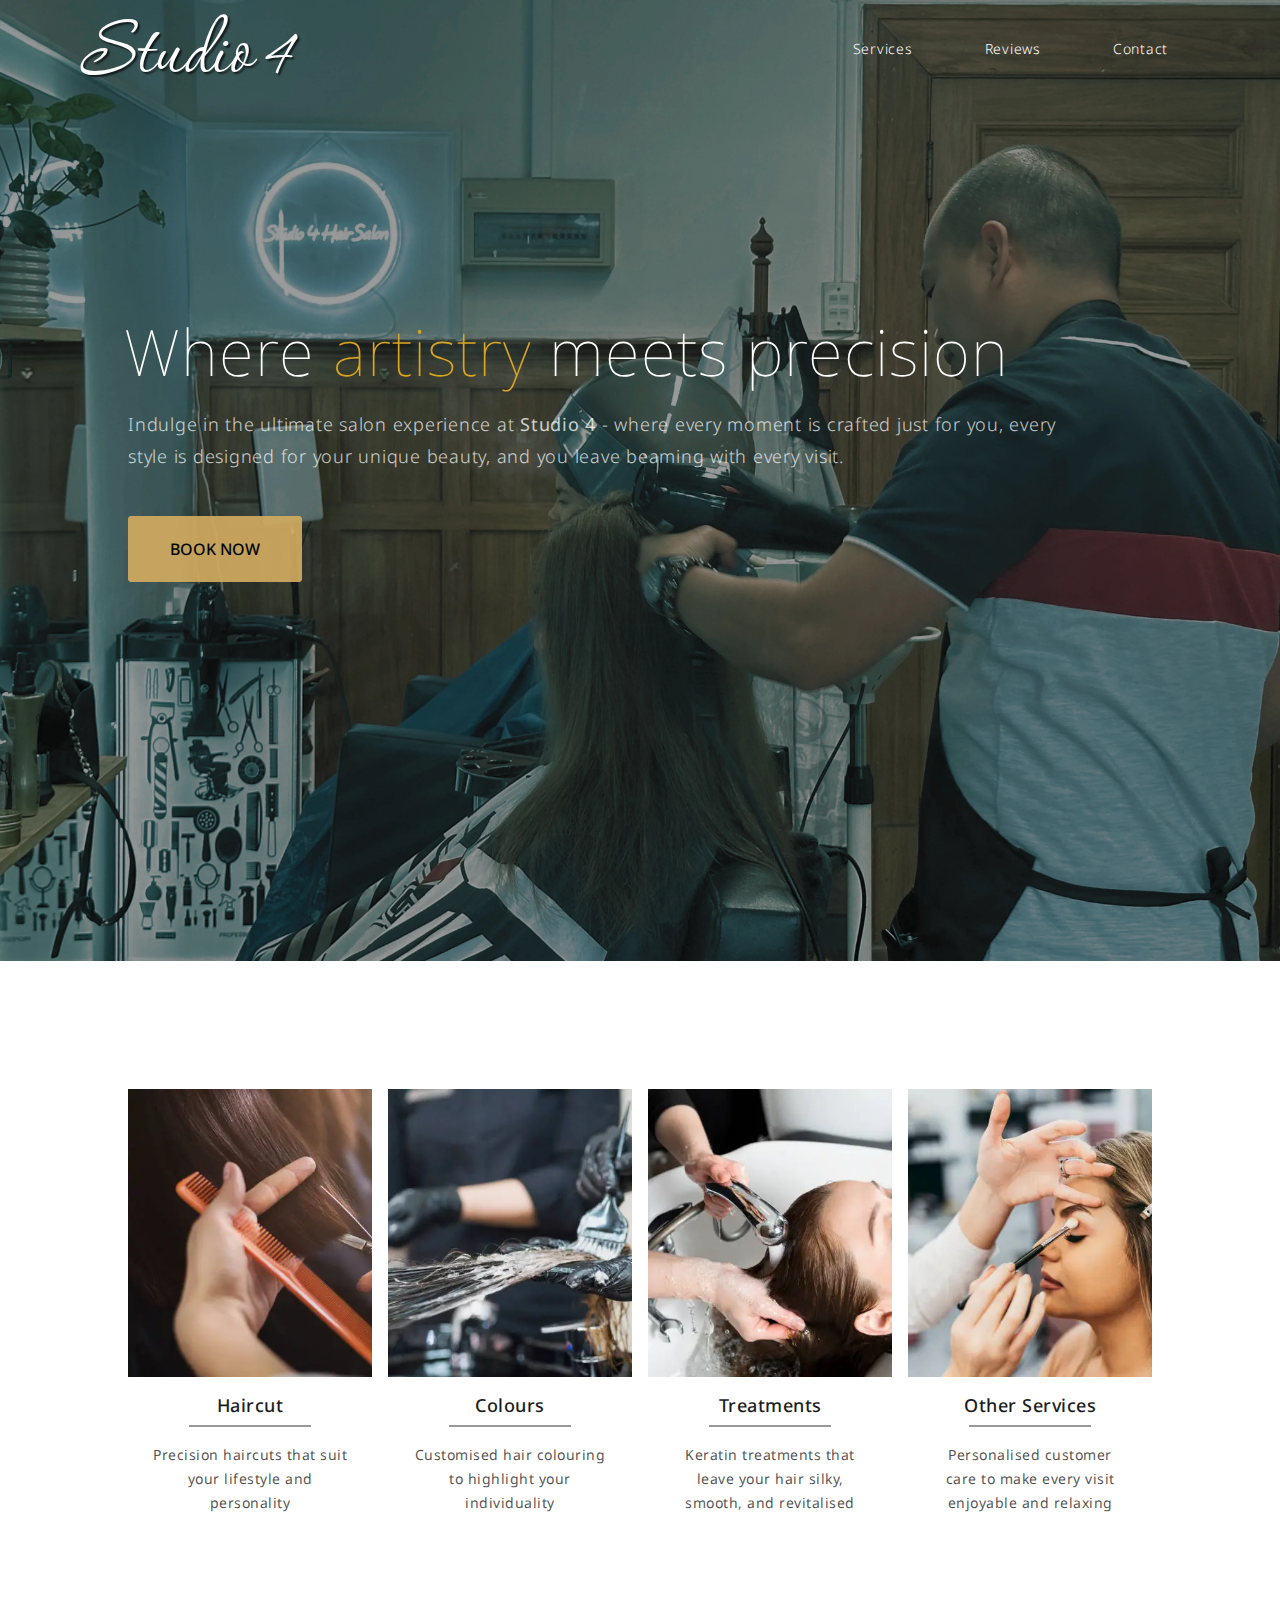
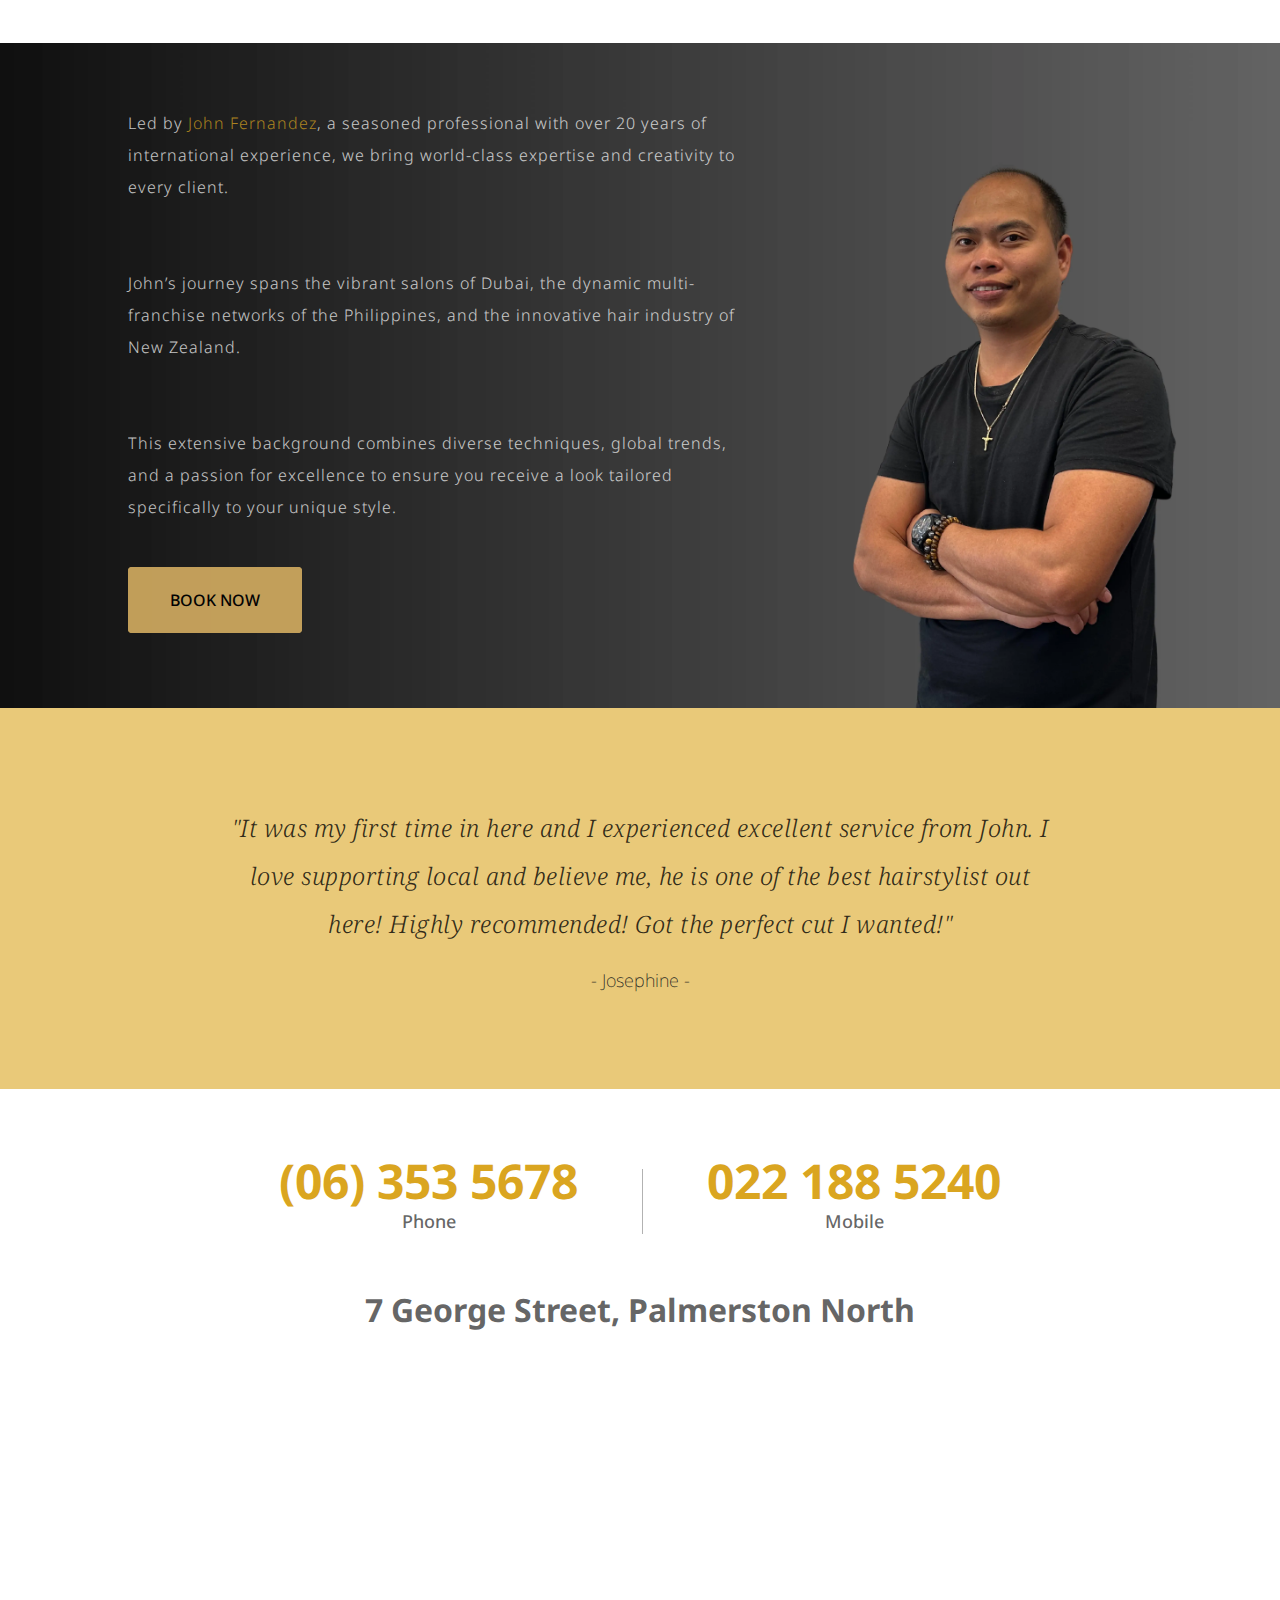
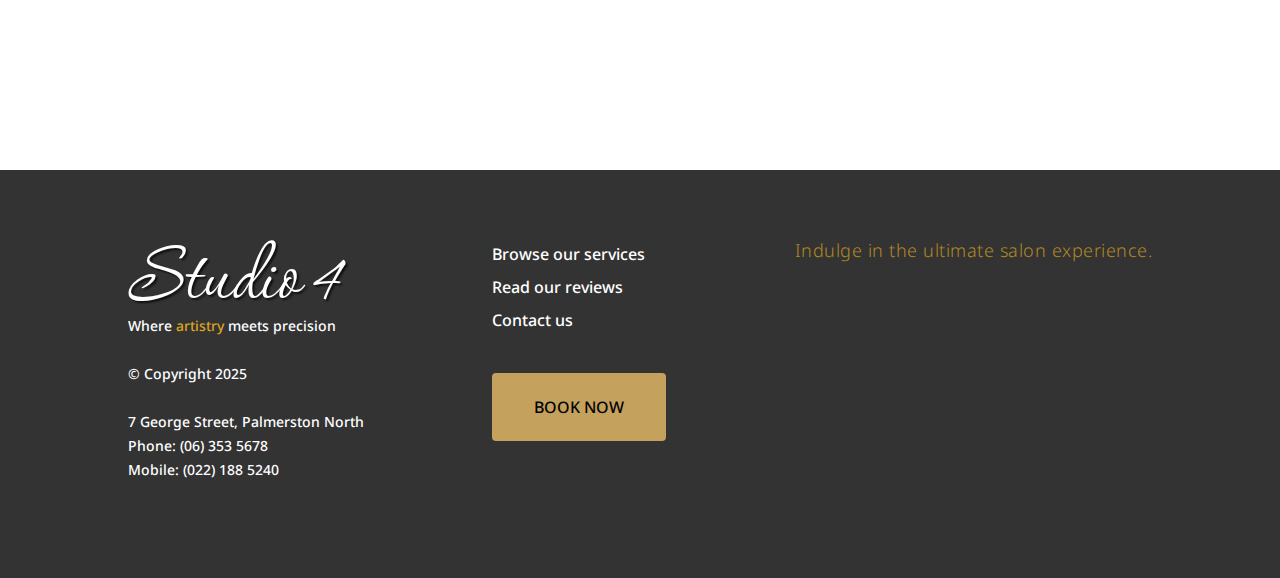
<file: index.html>
<!DOCTYPE html>
<html lang="en">
<head>
    <meta charset="UTF-8">
    <meta name="viewport" content="width=device-width, initial-scale=1.0">
    <title>Studio4 Hair Salon</title>
    
    <link rel="stylesheet" href="/css/app.css">
</head>
<body>
    <div class="app">

        <header>
            <a href="/"><div class="logo">Studio 4</div></a>
        
            <nav>
                <a href="/services.html">Services</a>
                <!-- <a href="/gallery.html">Gallery</a> -->
                <a href="/reviews.html">Reviews</a>
                <a href="/contact.html">Contact</a>
            </nav>
        </header>
        
        <main>
            <div class="hero" id="cover">
                <!-- <div class="mask"></div> -->
                <div class="wrapper content">
                    <h1>Where <span class="accent">artistry</span> meets precision</h1>
                    <p>Indulge in the ultimate salon experience at <strong>Studio 4</strong> - where every moment is crafted just for you, every style is designed for your unique beauty, and you leave beaming with every visit.</p>
                    <a href="/book.html" class="btn cta">BOOK NOW</a>
                    <!-- <a href="/services" class="btn">Our Services</a> -->
                </div>
            </div>
            
            <section class="wrapper tileset services">
                <!-- <h1>Our Services</h1> -->
                <!-- <div class="tileset"> -->
                    <a href="/services#haircut">
                        <div class="tile">
                            <div id="haircut" class="bg-img"></div>
                            <h2>Haircut</h2>
                            <div class="sep"></div>
                            <p>Precision haircuts that suit your lifestyle and personality</p>
                            <!-- <div class="mask"></div> -->
                        </div>
                    </a>
                    <a href="/services#colours">
                        <div class="tile">
                            <div id="colours" class="bg-img"></div>
                            <h2>Colours</h2>
                            <div class="sep"></div>
                            <p>Customised hair colouring to highlight your individuality</p>
                            <!-- <div class="mask"></div> -->
                        </div>
                    </a>
                    <a href="/services#treatment">
                        <div class="tile">
                            <div id="treatment" class="bg-img"></div>
                            <h2>Treatments</h2>
                            <div class="sep"></div>
                            <p>Keratin treatments that leave your hair silky, smooth, and revitalised</p>
                            <!-- <div class="mask"></div> -->
                        </div>
                    </a>
                    <a href="/services#other">
                        <div class="tile">
                            <div id="other" class="bg-img"></div>
                            <h2>Other Services</h2>
                            <div class="sep"></div>
                            <p>Personalised customer care to make every visit enjoyable and relaxing</p>
                            <!-- <div class="mask"></div> -->
                        </div>
                    </a>
                <!-- </div> -->
            </section>

            <section id="john">
                <div class="wrapper content">
                    <p>Led by <span class="emp accent">John Fernandez</span>, a seasoned professional with over 20 years of international experience, we bring world-class expertise and creativity to every client.</p>
                    <p>John’s journey spans the vibrant salons of Dubai, the dynamic multi-franchise networks of the Philippines, and the innovative hair industry of New Zealand.</p>
                    <p>This extensive background combines diverse techniques, global trends, and a passion for excellence to ensure you receive a look tailored specifically to your unique style.</p>
                    <a href="/book.html" class="btn cta">BOOK NOW</a>
                </div>
            </section>
            
            <section id="reviews">
                <div class="wrapper">
                    <div class="review">
                        <p>"It was my first time in here and I experienced excellent service from John.  I love supporting local and believe me, he is one of the best hairstylist out here! Highly recommended! Got the perfect cut I wanted!"</p>
                        <span class="reviewer">Josephine</span>
                    </div>
                    <!-- <div class="review">
                        <p>"Highly recommended hairdresser! His expertise and attention to detail are impressive. I walked out with a look that exceeded my expectations..."</p>
                        <span class="reviewer">Elizah May</span>
                    </div> -->
                    <!-- <div class="review">
                        <p>"One of the best hairdressers in Palmy. I would highly commend him for being approachable and friendly. Got the haircut and hair color I wanted. Thank you kuya John! Will definitely come back."</p>
                        <span class="reviewer">Janella</span>
                    </div> -->
                </div>
            </section>

            <section id="contact">
                <div class="wrapper">
                    <!-- <h1>Open today - 9am to 5pm</h1> -->
                    <div id="contact-info">
                        <div class="info">
                            <h2>(06) 353 5678</h2>
                            <span>Phone</span>
                        </div>
                        <div class="info">
                            <h2>022 188 5240</h2>
                            <span>Mobile</span>
                        </div>
                    </div>
                    <h2>7 George Street, Palmerston North</h2>
                </div>
            </section>

            <section id="map">
                <iframe title="Studio4 Hair Salon" src="https://www.google.com/maps/embed/v1/place?key=AIzaSyAkzcOGc8ScKj-12XHFU90hKGfTw1-MaP4&q=Studio+4+Hair+Salon&center=-40.3555882,175.6082909" frameborder="0"></iframe>
            </section>
            
        </main>
    
        <footer>
            <div class="wrapper content">
                <div class="footer-logo">
                    <a href="/"><div class="logo">Studio 4</div></a>
                    <span>Where <span class="accent">artistry</span> meets precision</span><br/><br/>
                    <span>&copy; Copyright 2025</span><br/><br/>
                    <span>7 George Street, Palmerston North</span><br/>
                    <span>Phone: (06) 353 5678</span><br/>
                    <span>Mobile: (022) 188 5240</span><br/>
                </div>
                <nav>
                    <a href="/services.html" class="link">Browse our services</a>
                    <!-- <a href="/services" class="link">See our work</a> -->
                    <a href="/reviews.html" class="link">Read our reviews</a>
                    <a href="/contact.html" class="link">Contact us</a> <br/>
                    <a href="/book.html" class="btn cta">BOOK NOW</a>
                </nav>
                <p class="accent">Indulge in the ultimate salon experience.</p>
                <!-- <div>div 3</div> -->
            </div>
        </footer>
            
    </div>
    
</body>
</html>
</file>
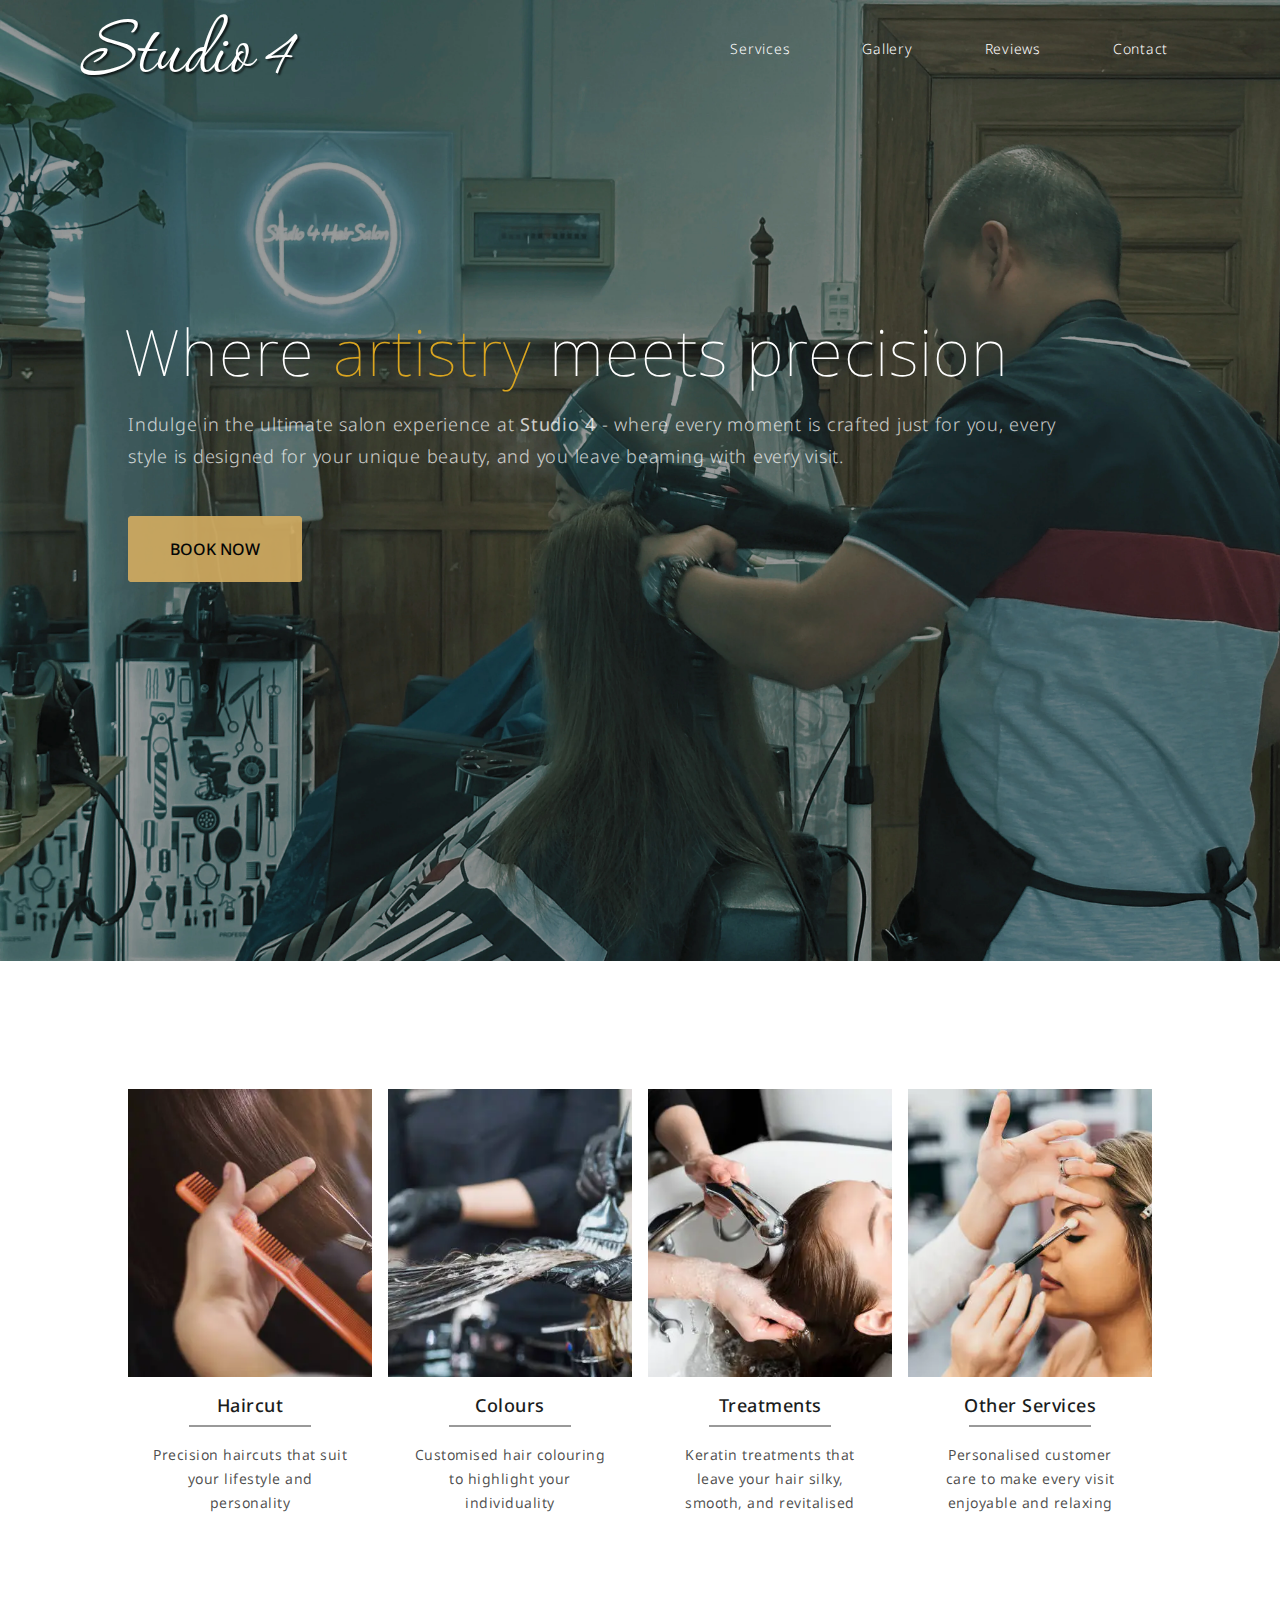
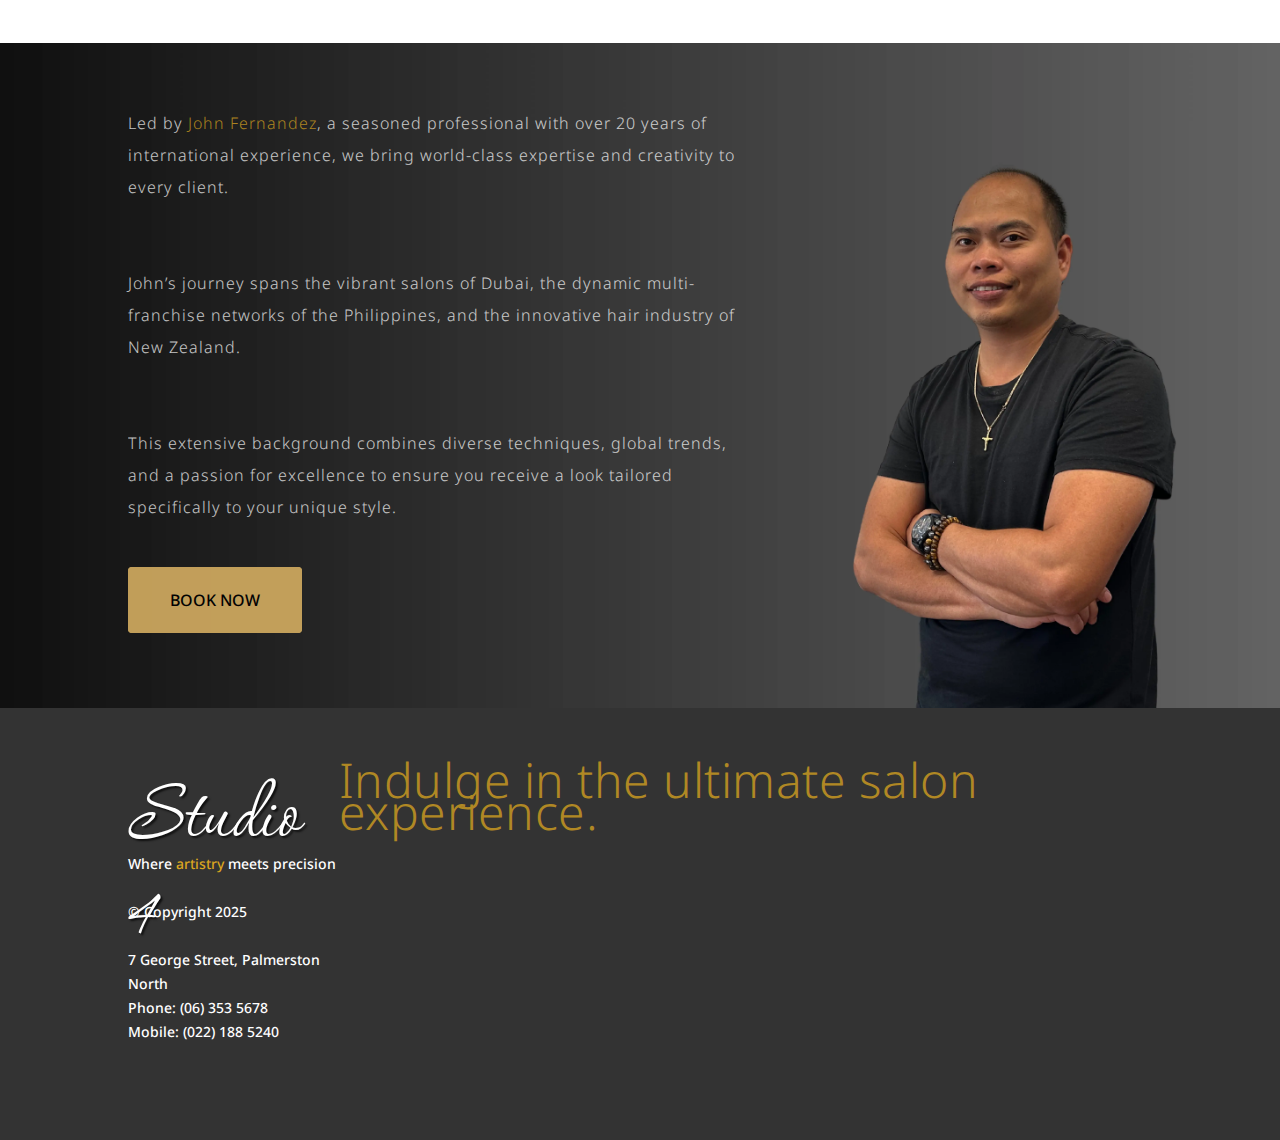
<file: book/index.html>
<!DOCTYPE html>
<html lang="en">
<head>
    <meta charset="UTF-8">
    <meta name="viewport" content="width=device-width, initial-scale=1.0">
    <title>Studio4 Hair Salon</title>
    
    <link rel="stylesheet" href="/css/app.css">
</head>
<body>
    <div class="app">

        <header>
            <a href="/"><div class="logo">Studio 4</div></a>
        
            <nav>
                <a href="/services">Services</a>
                <a href="/gallery">Gallery</a>
                <a href="/reviews">Reviews</a>
                <a href="/contact">Contact</a>
            </nav>
        </header>
        
        <main>
            <div class="hero" id="cover">
                <!-- <div class="mask"></div> -->
                <div class="wrapper content">
                    <h1>Where <span class="accent">artistry</span> meets precision</h1>
                    <p>Indulge in the ultimate salon experience at <strong>Studio 4</strong> - where every moment is crafted just for you, every style is designed for your unique beauty, and you leave beaming with every visit.</p>
                    <a href="/book" class="btn cta">BOOK NOW</a>
                    <!-- <a href="/services" class="btn">Our Services</a> -->
                </div>
            </div>
            
            <section class="wrapper tileset services">
                <!-- <h1>Our Services</h1> -->
                <!-- <div class="tileset"> -->
                    <a href="/services#haircut">
                        <div class="tile">
                            <div id="haircut" class="bg-img"></div>
                            <h2>Haircut</h2>
                            <div class="sep"></div>
                            <p>Precision haircuts that suit your lifestyle and personality</p>
                            <!-- <div class="mask"></div> -->
                        </div>
                    </a>
                    <a href="/services#colours">
                        <div class="tile">
                            <div id="colours" class="bg-img"></div>
                            <h2>Colours</h2>
                            <div class="sep"></div>
                            <p>Customised hair colouring to highlight your individuality</p>
                            <!-- <div class="mask"></div> -->
                        </div>
                    </a>
                    <a href="/services#treatment">
                        <div class="tile">
                            <div id="treatment" class="bg-img"></div>
                            <h2>Treatments</h2>
                            <div class="sep"></div>
                            <p>Keratin treatments that leave your hair silky, smooth, and revitalised</p>
                            <!-- <div class="mask"></div> -->
                        </div>
                    </a>
                    <a href="/services#other">
                        <div class="tile">
                            <div id="other" class="bg-img"></div>
                            <h2>Other Services</h2>
                            <div class="sep"></div>
                            <p>Personalised customer care to make every visit enjoyable and relaxing</p>
                            <!-- <div class="mask"></div> -->
                        </div>
                    </a>
                <!-- </div> -->
            </section>

            <section id="john">
                <div class="wrapper content">
                    <p>Led by <span class="emp accent">John Fernandez</span>, a seasoned professional with over 20 years of international experience, we bring world-class expertise and creativity to every client.</p>
                    <p>John’s journey spans the vibrant salons of Dubai, the dynamic multi-franchise networks of the Philippines, and the innovative hair industry of New Zealand.</p>
                    <p>This extensive background combines diverse techniques, global trends, and a passion for excellence to ensure you receive a look tailored specifically to your unique style.</p>
                    <a href="/book" class="btn cta">BOOK NOW</a>
                </div>
            </section>
            
        </main>
    
        <footer>
            <div class="wrapper content">
                <div class="footer-logo">
                    <a href="/"><div class="logo">Studio 4</div></a>
                    <span>Where <span class="accent">artistry</span> meets precision</span><br/><br/>
                    <span>&copy; Copyright 2025</span><br/><br/>
                    <span>7 George Street, Palmerston North</span><br/>
                    <span>Phone: (06) 353 5678</span><br/>
                    <span>Mobile: (022) 188 5240</span><br/>
                </div>
                <!-- <nav>
                    <a href="/services" class="link">Browse our services</a>
                    <a href="/services" class="link">See our work</a>
                    <a href="/reviews" class="link">Read our reviews</a>
                    <a href="/contact" class="link">Contact us</a> <br/>
                    <a href="/book" class="btn cta">BOOK NOW</a>
                </nav> -->
                <p class="big accent">Indulge in the ultimate salon experience.</p>
                <!-- <div>div 3</div> -->
            </div>
        </footer>
            
    </div>
    
</body>
</html>
</file>
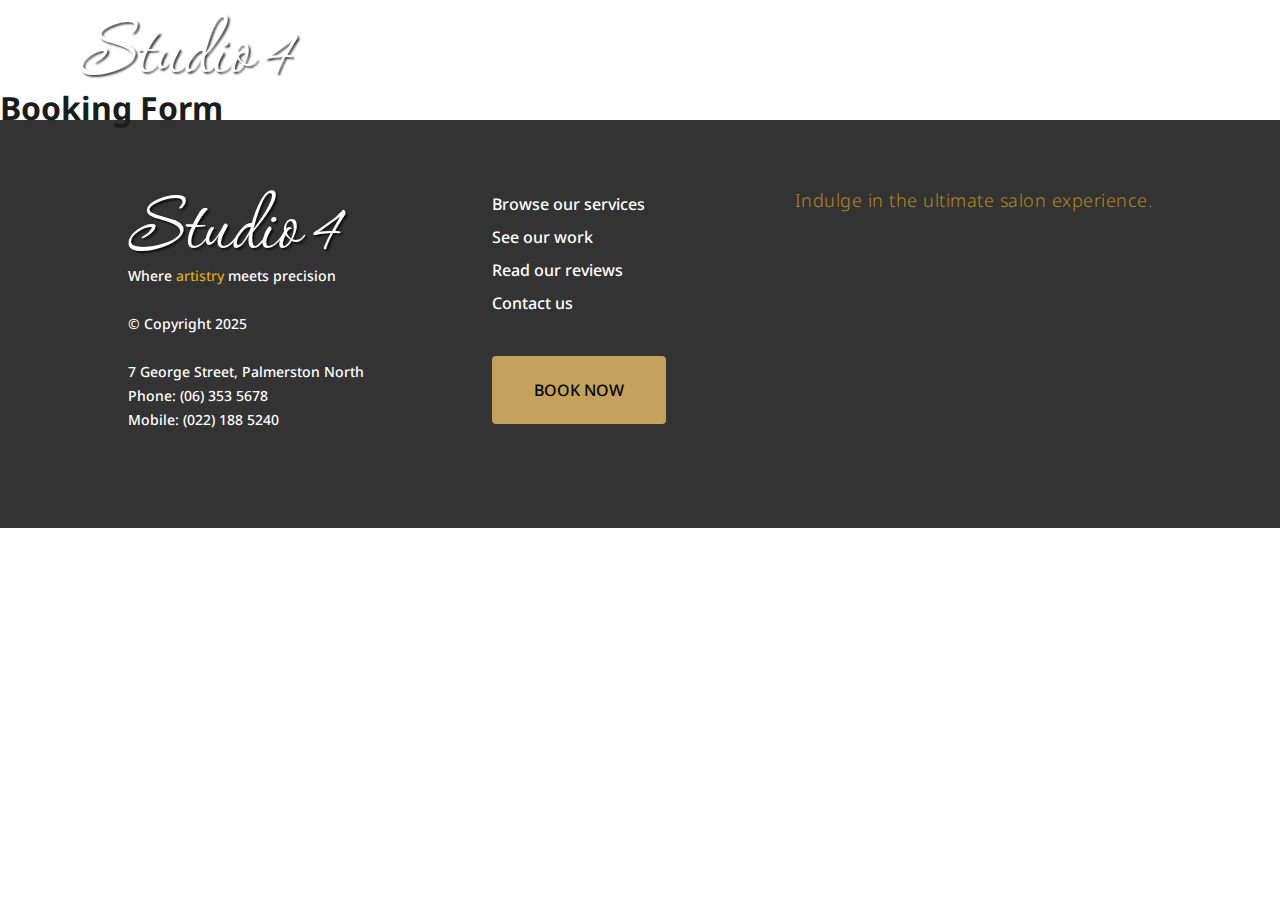
<file: book.html>
<!DOCTYPE html>
<html lang="en">
<head>
    <meta charset="UTF-8">
    <meta name="viewport" content="width=device-width, initial-scale=1.0">
    <title>Studio4 Hair Salon - Booking Form</title>
    
    <link rel="stylesheet" href="/css/app.css">
</head>
<body>
    <div class="app">

        <header>
            <a href="/"><div class="logo">Studio 4</div></a>
        
            <nav>
                <a href="/services.html">Services</a>
                <!-- <a href="/gallery.html">Gallery</a> -->
                <a href="/reviews.html">Reviews</a>
                <a href="/contact.html">Contact</a>
            </nav>
        </header>
        
        <main>
            <h1>Booking Form</h1>
        </main>
    
        <footer>
            <div class="wrapper content">
                <div class="footer-logo">
                    <a href="/"><div class="logo">Studio 4</div></a>
                    <span>Where <span class="accent">artistry</span> meets precision</span><br/><br/>
                    <span>&copy; Copyright 2025</span><br/><br/>
                    <span>7 George Street, Palmerston North</span><br/>
                    <span>Phone: (06) 353 5678</span><br/>
                    <span>Mobile: (022) 188 5240</span><br/>
                </div>
                <nav>
                    <a href="/services" class="link">Browse our services</a>
                    <a href="/services" class="link">See our work</a>
                    <a href="/reviews" class="link">Read our reviews</a>
                    <a href="/contact" class="link">Contact us</a> <br/>
                    <a href="/book" class="btn cta">BOOK NOW</a>
                </nav>
                <p class="accent">Indulge in the ultimate salon experience.</p>
                <!-- <div>div 3</div> -->
            </div>
        </footer>
            
    </div>
    
</body>
</html>
</file>
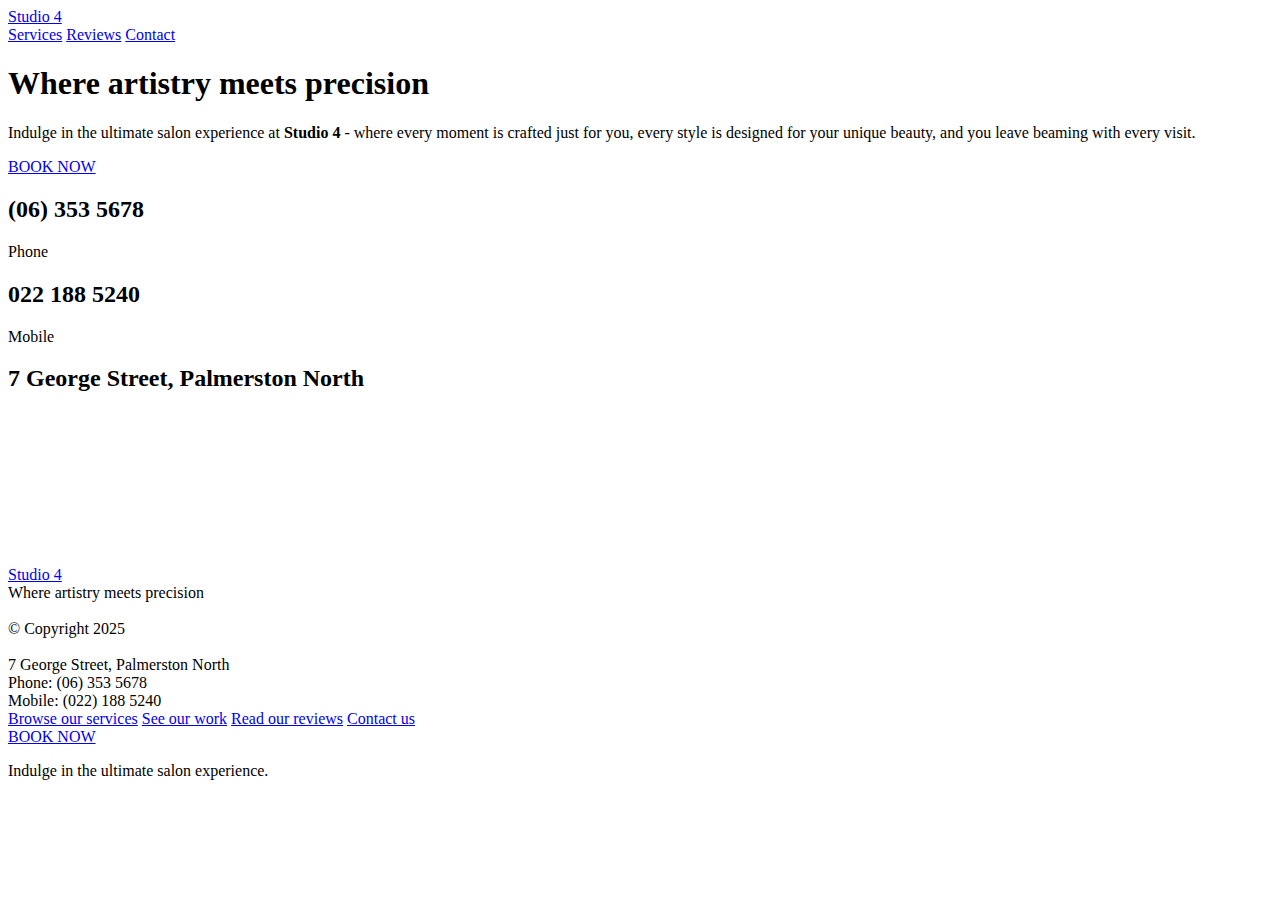
<file: contact.html>
<!DOCTYPE html>
<html lang="en">
<head>
    <meta charset="UTF-8">
    <meta name="viewport" content="width=device-width, initial-scale=1.0">
    <title>Studio4 Hair Salon - Contact</title>
</head>
<body>
    <div class="app">

        <header>
            <a href="/"><div class="logo">Studio 4</div></a>
        
            <nav>
                <a href="/services.html">Services</a>
                <!-- <a href="/gallery.html">Gallery</a> -->
                <a href="/reviews.html">Reviews</a>
                <a href="/contact.html">Contact</a>
            </nav>
        </header>
        
        <main>
            <div class="hero" id="cover">
                <!-- <div class="mask"></div> -->
                <div class="wrapper content">
                    <h1>Where <span class="accent">artistry</span> meets precision</h1>
                    <p>Indulge in the ultimate salon experience at <strong>Studio 4</strong> - where every moment is crafted just for you, every style is designed for your unique beauty, and you leave beaming with every visit.</p>
                    <a href="/book" class="btn cta">BOOK NOW</a>
                    <!-- <a href="/services" class="btn">Our Services</a> -->
                </div>
            </div>

            <section id="contact">
                <div class="wrapper">
                    <!-- <h1>Open today - 9am to 5pm</h1> -->
                    <div id="contact-info">
                        <div class="info">
                            <h2>(06) 353 5678</h2>
                            <span>Phone</span>
                        </div>
                        <div class="info">
                            <h2>022 188 5240</h2>
                            <span>Mobile</span>
                        </div>
                    </div>
                    <h2>7 George Street, Palmerston North</h2>
                </div>
            </section>

            <section id="map">
                <iframe title="Studio4 Hair Salon" src="https://www.google.com/maps/embed/v1/place?key=AIzaSyAkzcOGc8ScKj-12XHFU90hKGfTw1-MaP4&q=Studio+4+Hair+Salon&center=-40.3555882,175.6082909" frameborder="0"></iframe>
            </section>
            
        </main>
    
        <footer>
            <div class="wrapper content">
                <div class="footer-logo">
                    <a href="/"><div class="logo">Studio 4</div></a>
                    <span>Where <span class="accent">artistry</span> meets precision</span><br/><br/>
                    <span>&copy; Copyright 2025</span><br/><br/>
                    <span>7 George Street, Palmerston North</span><br/>
                    <span>Phone: (06) 353 5678</span><br/>
                    <span>Mobile: (022) 188 5240</span><br/>
                </div>
                <nav>
                    <a href="/services" class="link">Browse our services</a>
                    <a href="/services" class="link">See our work</a>
                    <a href="/reviews" class="link">Read our reviews</a>
                    <a href="/contact" class="link">Contact us</a> <br/>
                    <a href="/book" class="btn cta">BOOK NOW</a>
                </nav>
                <p class="accent">Indulge in the ultimate salon experience.</p>
                <!-- <div>div 3</div> -->
            </div>
        </footer>
            
    </div>
    
</body>
</html>
</file>
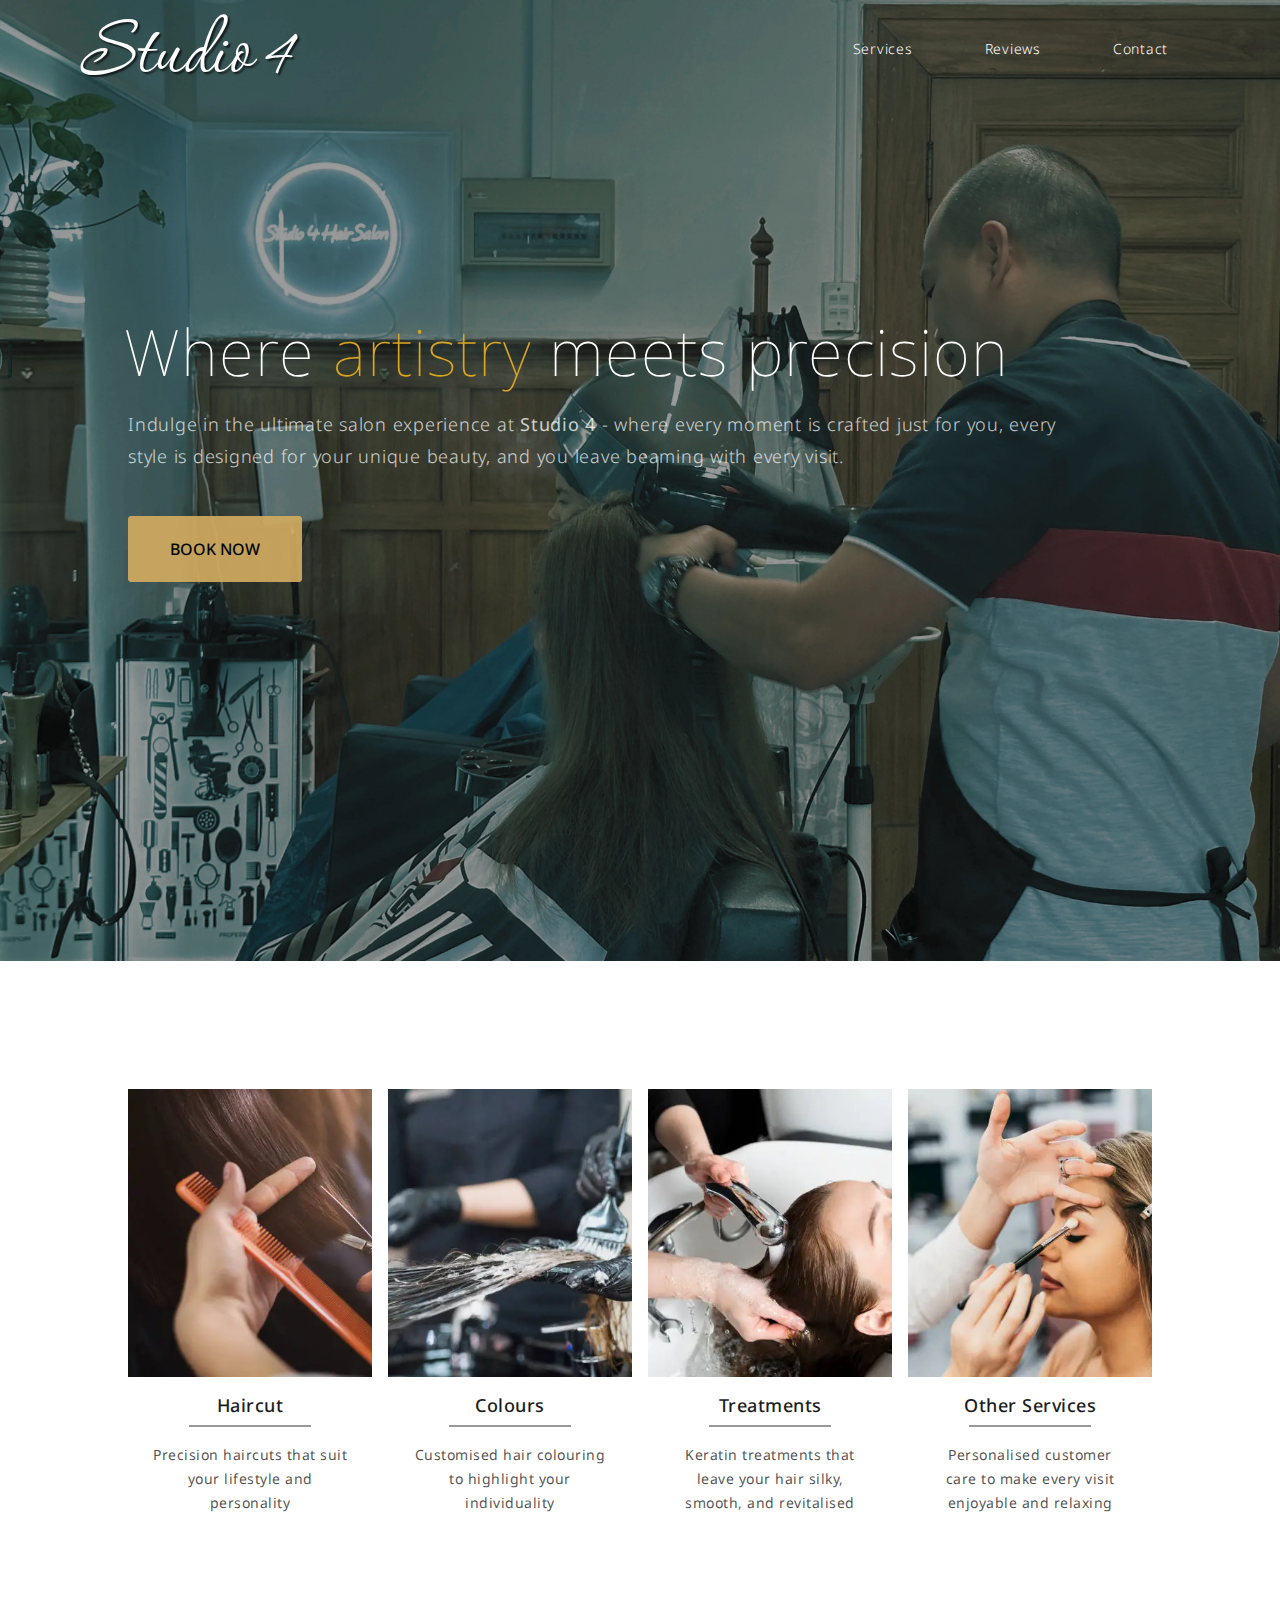
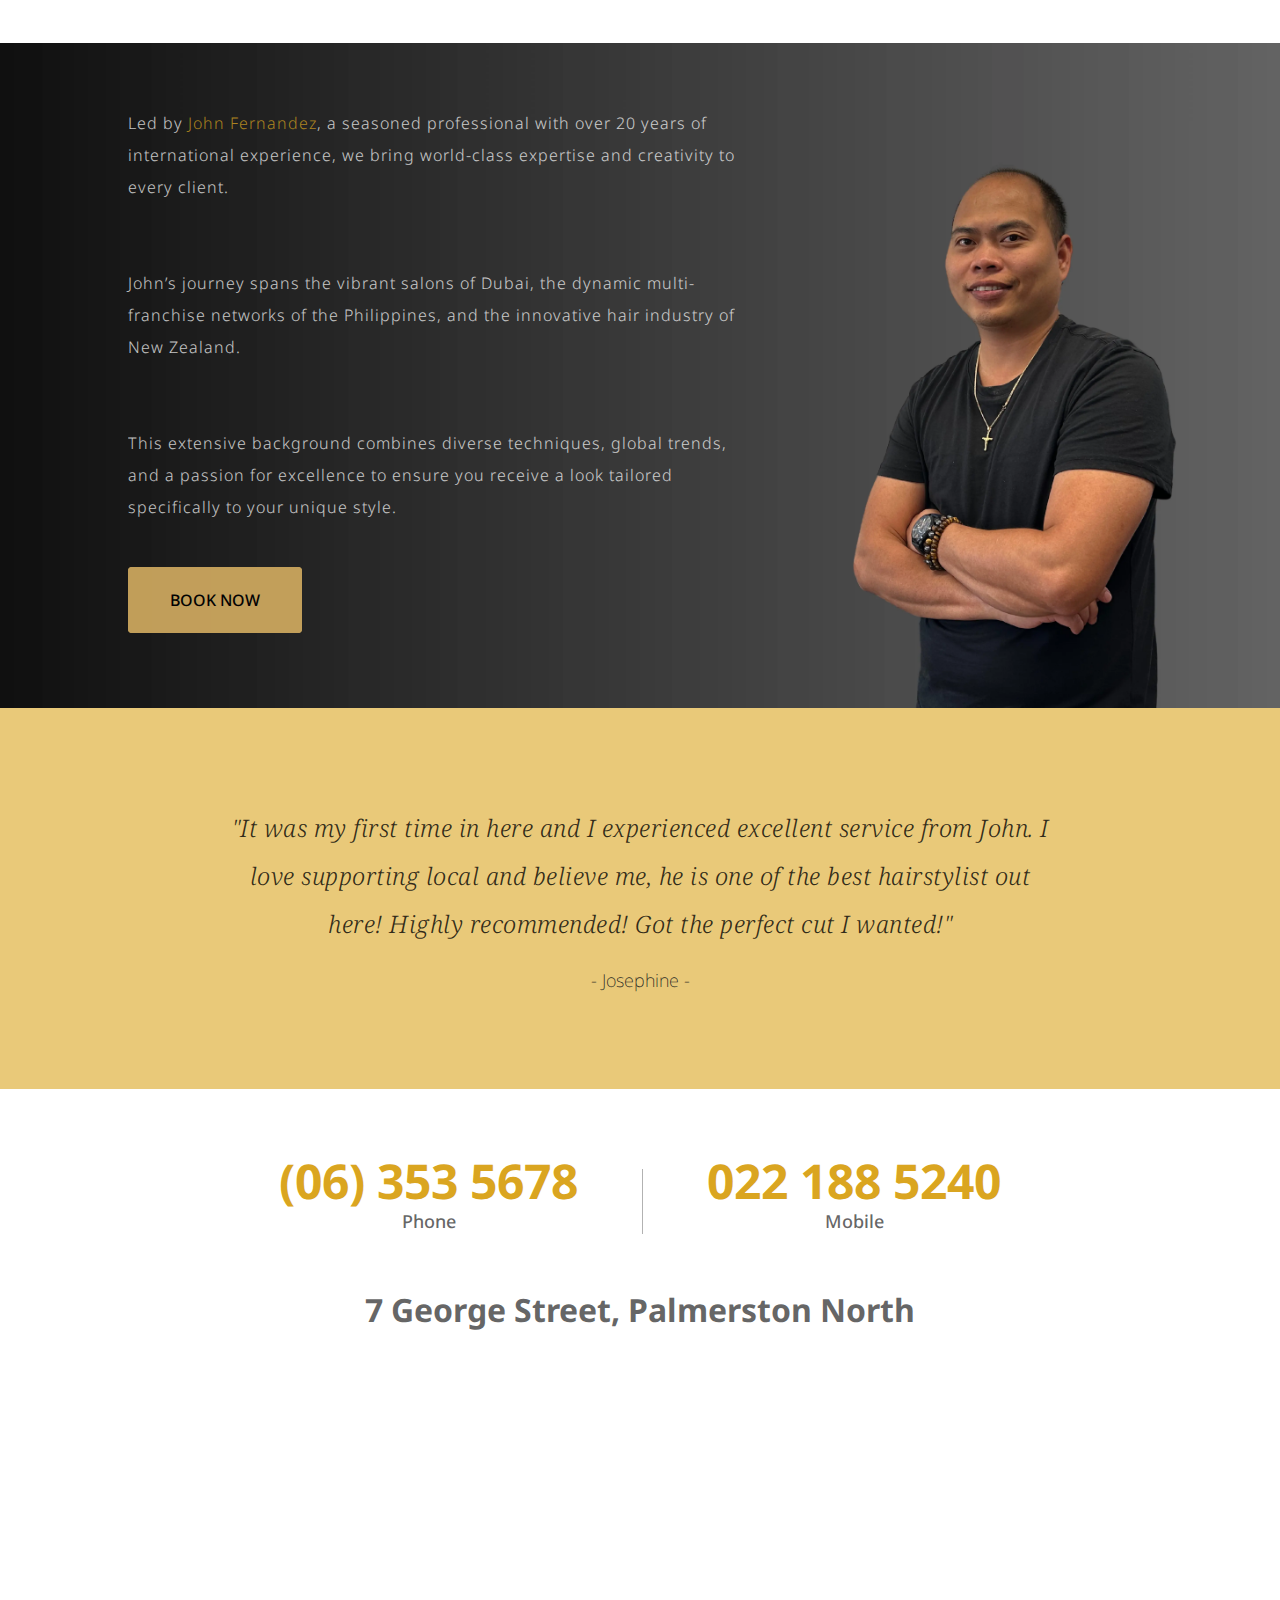
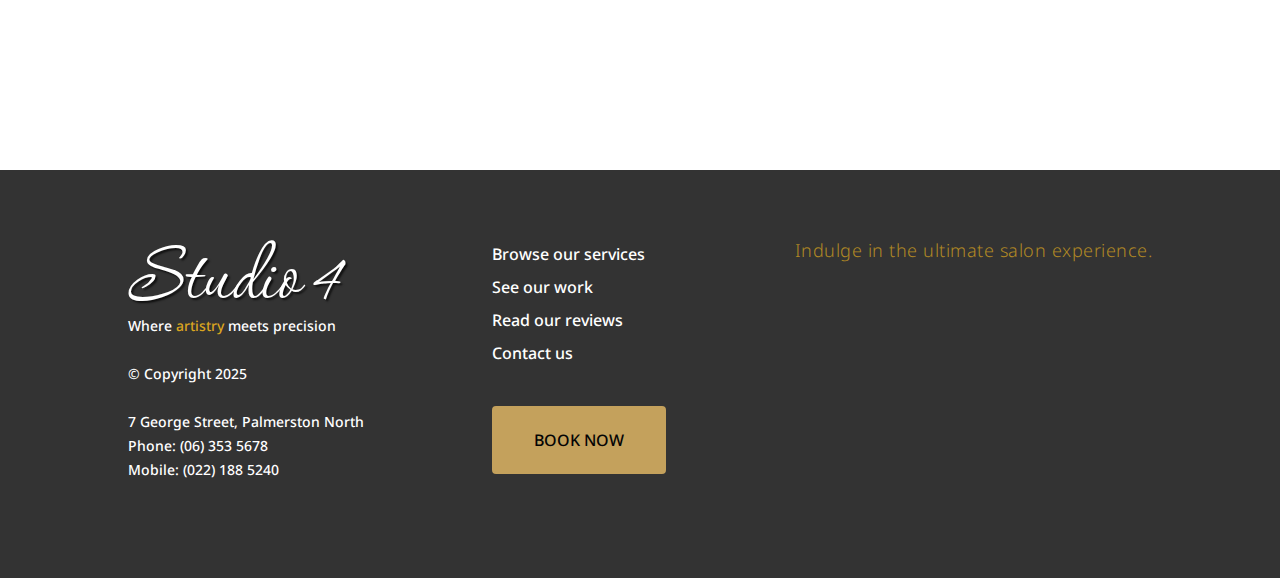
<file: gallery.html>
<!DOCTYPE html>
<html lang="en">
<head>
    <meta charset="UTF-8">
    <meta name="viewport" content="width=device-width, initial-scale=1.0">
    <title>Studio4 Hair Salon - Gallery</title>
    
    <link rel="stylesheet" href="/css/app.css">
</head>
<body>
    <div class="app">

        <header>
            <a href="/"><div class="logo">Studio 4</div></a>
        
            <nav>
                <a href="/services.html">Services</a>
                <!-- <a href="/gallery.html">Gallery</a> -->
                <a href="/reviews.html">Reviews</a>
                <a href="/contact.html">Contact</a>
            </nav>
        </header>
        
        <main>
            <div class="hero" id="cover">
                <!-- <div class="mask"></div> -->
                <div class="wrapper content">
                    <h1>Where <span class="accent">artistry</span> meets precision</h1>
                    <p>Indulge in the ultimate salon experience at <strong>Studio 4</strong> - where every moment is crafted just for you, every style is designed for your unique beauty, and you leave beaming with every visit.</p>
                    <a href="/book" class="btn cta">BOOK NOW</a>
                    <!-- <a href="/services" class="btn">Our Services</a> -->
                </div>
            </div>
            
            <section class="wrapper tileset services">
                <!-- <h1>Our Services</h1> -->
                <!-- <div class="tileset"> -->
                    <a href="/services#haircut">
                        <div class="tile">
                            <div id="haircut" class="bg-img"></div>
                            <h2>Haircut</h2>
                            <div class="sep"></div>
                            <p>Precision haircuts that suit your lifestyle and personality</p>
                            <!-- <div class="mask"></div> -->
                        </div>
                    </a>
                    <a href="/services#colours">
                        <div class="tile">
                            <div id="colours" class="bg-img"></div>
                            <h2>Colours</h2>
                            <div class="sep"></div>
                            <p>Customised hair colouring to highlight your individuality</p>
                            <!-- <div class="mask"></div> -->
                        </div>
                    </a>
                    <a href="/services#treatment">
                        <div class="tile">
                            <div id="treatment" class="bg-img"></div>
                            <h2>Treatments</h2>
                            <div class="sep"></div>
                            <p>Keratin treatments that leave your hair silky, smooth, and revitalised</p>
                            <!-- <div class="mask"></div> -->
                        </div>
                    </a>
                    <a href="/services#other">
                        <div class="tile">
                            <div id="other" class="bg-img"></div>
                            <h2>Other Services</h2>
                            <div class="sep"></div>
                            <p>Personalised customer care to make every visit enjoyable and relaxing</p>
                            <!-- <div class="mask"></div> -->
                        </div>
                    </a>
                <!-- </div> -->
            </section>

            <section id="john">
                <div class="wrapper content">
                    <p>Led by <span class="emp accent">John Fernandez</span>, a seasoned professional with over 20 years of international experience, we bring world-class expertise and creativity to every client.</p>
                    <p>John’s journey spans the vibrant salons of Dubai, the dynamic multi-franchise networks of the Philippines, and the innovative hair industry of New Zealand.</p>
                    <p>This extensive background combines diverse techniques, global trends, and a passion for excellence to ensure you receive a look tailored specifically to your unique style.</p>
                    <a href="/book" class="btn cta">BOOK NOW</a>
                </div>
            </section>
            
            <section id="reviews">
                <div class="wrapper">
                    <div class="review">
                        <p>"It was my first time in here and I experienced excellent service from John.  I love supporting local and believe me, he is one of the best hairstylist out here! Highly recommended! Got the perfect cut I wanted!"</p>
                        <span class="reviewer">Josephine</span>
                    </div>
                    <!-- <div class="review">
                        <p>"Highly recommended hairdresser! His expertise and attention to detail are impressive. I walked out with a look that exceeded my expectations..."</p>
                        <span class="reviewer">Elizah May</span>
                    </div> -->
                    <!-- <div class="review">
                        <p>"One of the best hairdressers in Palmy. I would highly commend him for being approachable and friendly. Got the haircut and hair color I wanted. Thank you kuya John! Will definitely come back."</p>
                        <span class="reviewer">Janella</span>
                    </div> -->
                </div>
            </section>

            <section id="contact">
                <div class="wrapper">
                    <!-- <h1>Open today - 9am to 5pm</h1> -->
                    <div id="contact-info">
                        <div class="info">
                            <h2>(06) 353 5678</h2>
                            <span>Phone</span>
                        </div>
                        <div class="info">
                            <h2>022 188 5240</h2>
                            <span>Mobile</span>
                        </div>
                    </div>
                    <h2>7 George Street, Palmerston North</h2>
                </div>
            </section>

            <section id="map">
                <iframe title="Studio4 Hair Salon" src="https://www.google.com/maps/embed/v1/place?key=AIzaSyAkzcOGc8ScKj-12XHFU90hKGfTw1-MaP4&q=Studio+4+Hair+Salon&center=-40.3555882,175.6082909" frameborder="0"></iframe>
            </section>
            
        </main>
    
        <footer>
            <div class="wrapper content">
                <div class="footer-logo">
                    <a href="/"><div class="logo">Studio 4</div></a>
                    <span>Where <span class="accent">artistry</span> meets precision</span><br/><br/>
                    <span>&copy; Copyright 2025</span><br/><br/>
                    <span>7 George Street, Palmerston North</span><br/>
                    <span>Phone: (06) 353 5678</span><br/>
                    <span>Mobile: (022) 188 5240</span><br/>
                </div>
                <nav>
                    <a href="/services" class="link">Browse our services</a>
                    <a href="/services" class="link">See our work</a>
                    <a href="/reviews" class="link">Read our reviews</a>
                    <a href="/contact" class="link">Contact us</a> <br/>
                    <a href="/book" class="btn cta">BOOK NOW</a>
                </nav>
                <p class="accent">Indulge in the ultimate salon experience.</p>
                <!-- <div>div 3</div> -->
            </div>
        </footer>
            
    </div>
    
</body>
</html>
</file>
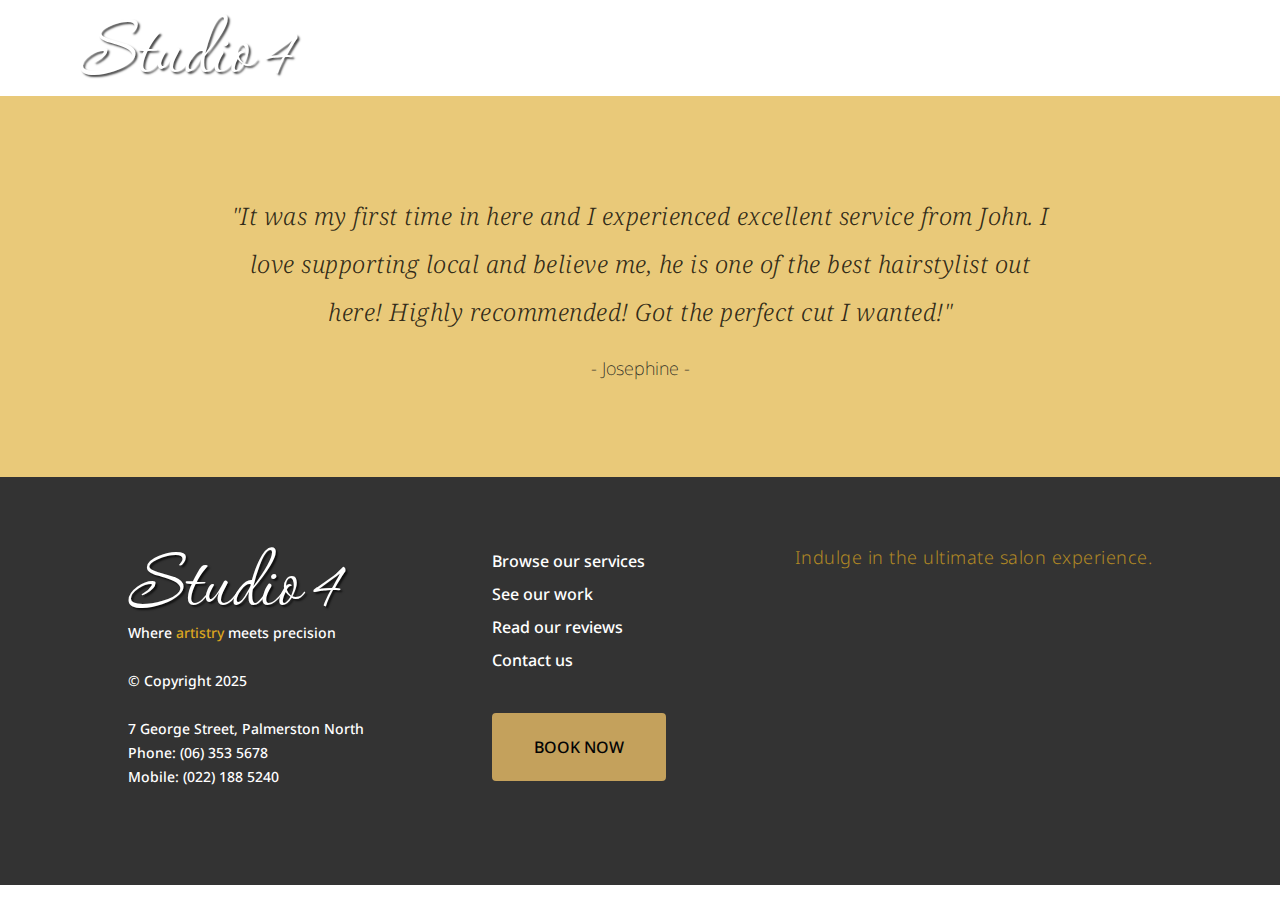
<file: reviews.html>
<!DOCTYPE html>
<html lang="en">
<head>
    <meta charset="UTF-8">
    <meta name="viewport" content="width=device-width, initial-scale=1.0">
    <title>Studio4 Hair Salon - Reviews</title>
    
    <link rel="stylesheet" href="/css/app.css">
</head>
<body>
    <div class="app">

        <header>
            <a href="/"><div class="logo">Studio 4</div></a>
        
            <nav>
                <a href="/services.html">Services</a>
                <!-- <a href="/gallery.html">Gallery</a> -->
                <a href="/reviews.html">Reviews</a>
                <a href="/contact.html">Contact</a>
            </nav>
        </header>
        
        <main>
            
            <section id="reviews">
                <div class="wrapper">
                    <div class="review">
                        <p>"It was my first time in here and I experienced excellent service from John.  I love supporting local and believe me, he is one of the best hairstylist out here! Highly recommended! Got the perfect cut I wanted!"</p>
                        <span class="reviewer">Josephine</span>
                    </div>
                    <!-- <div class="review">
                        <p>"Highly recommended hairdresser! His expertise and attention to detail are impressive. I walked out with a look that exceeded my expectations..."</p>
                        <span class="reviewer">Elizah May</span>
                    </div> -->
                    <!-- <div class="review">
                        <p>"One of the best hairdressers in Palmy. I would highly commend him for being approachable and friendly. Got the haircut and hair color I wanted. Thank you kuya John! Will definitely come back."</p>
                        <span class="reviewer">Janella</span>
                    </div> -->
                </div>
            </section>

        </main>
    
        <footer>
            <div class="wrapper content">
                <div class="footer-logo">
                    <a href="/"><div class="logo">Studio 4</div></a>
                    <span>Where <span class="accent">artistry</span> meets precision</span><br/><br/>
                    <span>&copy; Copyright 2025</span><br/><br/>
                    <span>7 George Street, Palmerston North</span><br/>
                    <span>Phone: (06) 353 5678</span><br/>
                    <span>Mobile: (022) 188 5240</span><br/>
                </div>
                <nav>
                    <a href="/services" class="link">Browse our services</a>
                    <a href="/services" class="link">See our work</a>
                    <a href="/reviews" class="link">Read our reviews</a>
                    <a href="/contact" class="link">Contact us</a> <br/>
                    <a href="/book" class="btn cta">BOOK NOW</a>
                </nav>
                <p class="accent">Indulge in the ultimate salon experience.</p>
                <!-- <div>div 3</div> -->
            </div>
        </footer>
            
    </div>
    
</body>
</html>
</file>
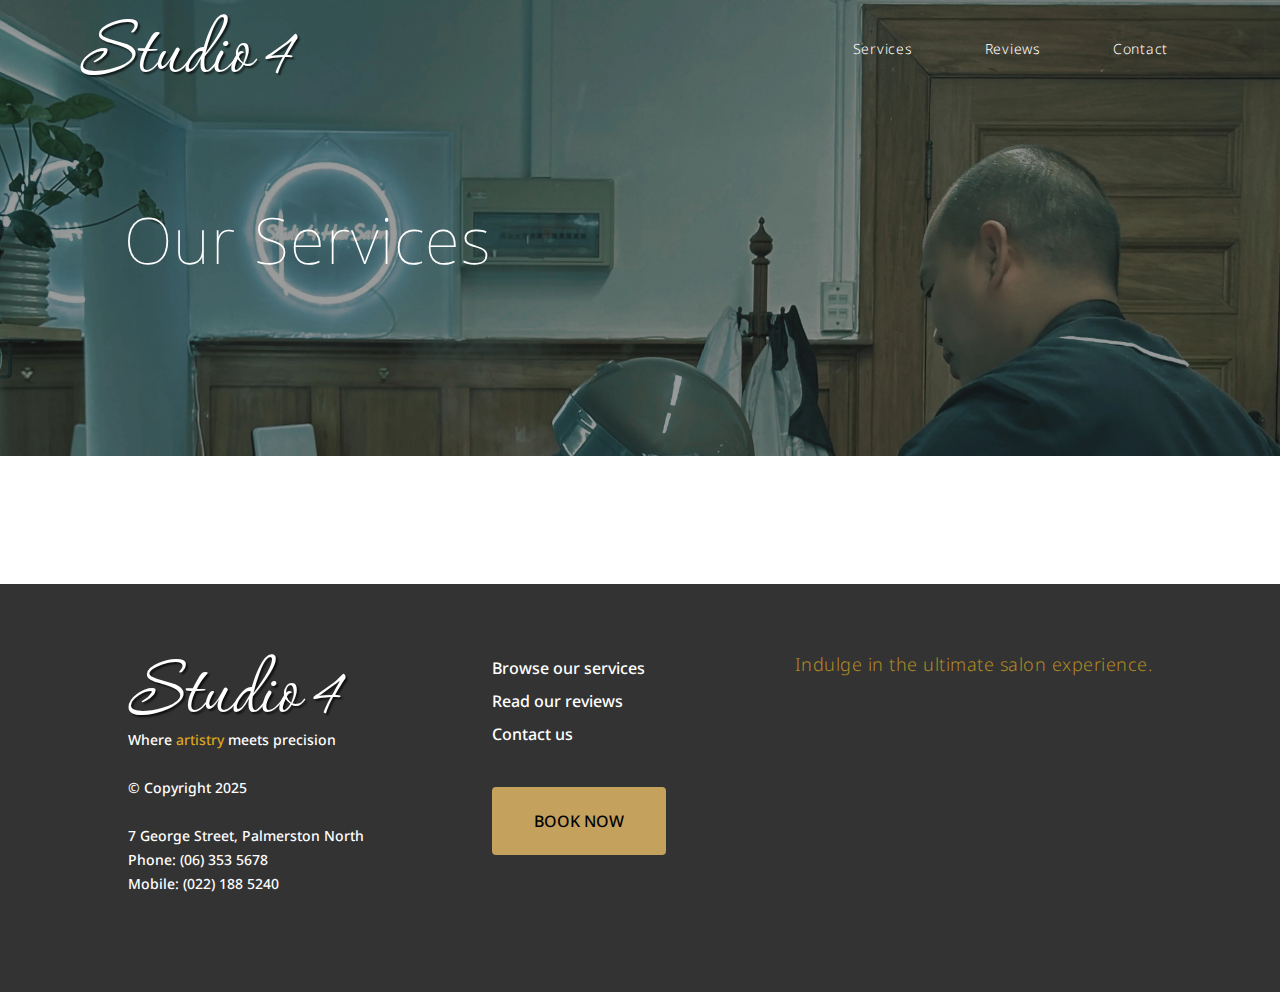
<file: services.html>
<!DOCTYPE html>
<html lang="en">
<head>
    <meta charset="UTF-8">
    <meta name="viewport" content="width=device-width, initial-scale=1.0">
    <title>Studio4 Hair Salon - Services</title>
    
    <link rel="stylesheet" href="/css/app.css">
    <script src="scripts/services.js"></script>
</head>
<body>
    <div class="app">

        <header>
            <a href="/"><div class="logo">Studio 4</div></a>
        
            <nav>
                <a href="/services.html">Services</a>
                <!-- <a href="/gallery.html">Gallery</a> -->
                <a href="/reviews.html">Reviews</a>
                <a href="/contact.html">Contact</a>
            </nav>
        </header>
        
        <main>
            <div class="hero" id="services">
                <!-- <div class="mask"></div> -->
                <div class="wrapper content">
                    <h1>Our Services</h1>
                    <!-- <p>Indulge in the ultimate salon experience at <strong>Studio 4</strong> - where every moment is crafted just for you, every style is designed for your unique beauty, and you leave beaming with every visit.</p> -->
                    <!-- <a href="/book" class="btn cta">BOOK NOW</a> -->
                    <!-- <a href="/services" class="btn">Our Services</a> -->
                </div>
            </div>

            <section id="service-grid" class="wrapper content">
                <!-- {#each mappedServices as category} -->
                    <!-- <div class="service"> -->
                        <!-- <h1>{category.name}</h1> -->
                        <!-- {#each category.services as service} -->
                            <!-- <Price id={service.id} label={service.name} price={service.price} range={service.range} /> -->
                        <!-- {/each} -->
                    <!-- </div> -->
                <!-- {/each} -->
            </section>
            
        </main>
    
        <footer>
            <div class="wrapper content">
                <div class="footer-logo">
                    <a href="/"><div class="logo">Studio 4</div></a>
                    <span>Where <span class="accent">artistry</span> meets precision</span><br/><br/>
                    <span>&copy; Copyright 2025</span><br/><br/>
                    <span>7 George Street, Palmerston North</span><br/>
                    <span>Phone: (06) 353 5678</span><br/>
                    <span>Mobile: (022) 188 5240</span><br/>
                </div>
                <nav>
                    <a href="/services.html" class="link">Browse our services</a>
                    <!-- <a href="/services" class="link">See our work</a> -->
                    <a href="/reviews.html" class="link">Read our reviews</a>
                    <a href="/contact.html" class="link">Contact us</a> <br/>
                    <a href="/book.html" class="btn cta">BOOK NOW</a>
                </nav>
                <p class="accent">Indulge in the ultimate salon experience.</p>
                <!-- <div>div 3</div> -->
            </div>
        </footer>
            
    </div>
    
</body>
</html>
</file>
<file: css/app.css>
@import './root.css';
@import './fonts.css';
@import './logo.css';
@import './header.css';
@import './footer.css';
@import './global.css';
@import './layout.css';
@import './section.css';
@import './hero.css';
@import './buttons.css';
@import './tile.css';
/* @import './services.css'; */
/* @import './reviews.css'; */
@import './contact.css';
@import './map.css';
@import './price.css';
@import './form.css';
/* @import './lib/css/hero.css'; */
/* @import './lib/css/profile-section.css'; */
</file>
